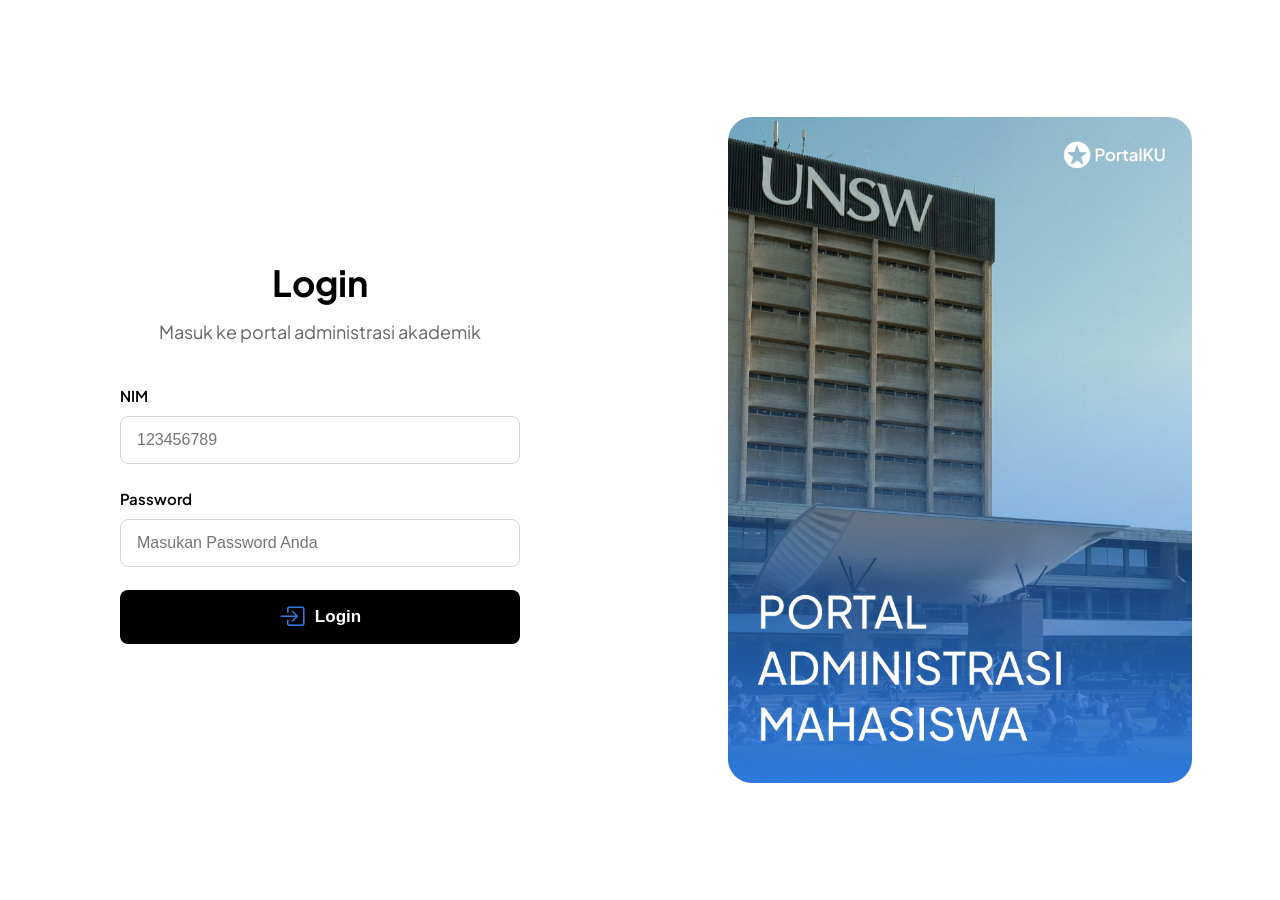
<file: khs.html>
<!DOCTYPE html>
<html lang="id">
<head>
  <meta charset="UTF-8">
  <meta name="viewport" content="width=device-width, initial-scale=1.0">
  <title>Hasil Studi - Portal Administratif Mahasiswa</title>
  <link rel="stylesheet" href="assets/style.css">
  <link rel="stylesheet" href="assets/khs.css">
  <link rel="stylesheet" href="https://cdnjs.cloudflare.com/ajax/libs/font-awesome/6.4.0/css/all.min.css">
</head>
<body>

  <!-- Content Area -->
  <main class="content-area">
    <div class="khs-top-action-bar">
      <h2 class="dashboard-title">Kartu Hasil Studi (KHS)</h2>
      <button class="btn-print-khs" onclick="window.print()">
        <i class="fas fa-print"></i> Cetak KHS
      </button>
    </div>

    <div class="dashboard-grid khs-grid-modifier">
      
      <div class="grid-left-side">
        <div class="table-card">
          <h3 class="table-card-title"><i class="fas fa-list-ol" style="color: var(--color-blue-primary);"></i> Rincian Nilai Akademik</h3>
          <div class="table-responsive">
            <table class="data-table">
              <thead>
                <tr>
                  <th width="5%" class="text-center">No</th>
                  <th width="15%">Kode MK</th>
                  <th>Nama Mata Kuliah</th>
                  <th width="12%" class="text-center">SKS</th>
                  <th width="15%" class="text-center">Nilai Huruf</th>
                  <th width="12%" class="text-center">Bobot</th>
                  <th width="15%" class="text-center">Nilai &times; Bobot</th>
                </tr>
              </thead>
              <tbody id="gradesBody">
                <!-- Will be dynamically loaded -->
              </tbody>
            </table>
          </div>
        </div>
      </div>

      <div class="side-card layout-gpa-widget table-card">
        <div class="gpa-badge-container">
          <div class="gpa-icon-wrapper">
            <i class="fas fa-award"></i>
          </div>
          <h4>Indeks Prestasi Kumulatif</h4>
          <div class="gpa-value-modern" id="gpaValue">0.00</div>
        </div>
        
        <div class="gpa-widget-footer">
          <div class="gpa-footer-item">
            <span class="gpa-footer-label">Total SKS Lulus</span>
            <span class="gpa-footer-value" id="totalCredits">0 SKS</span>
          </div>
        </div>
      </div>

    </div>
  </main>

  <script src="assets/app.js"></script>
  <script>
    checkSession();
    // Load KHS data
    const user = getCurrentUser();
    if (user) {
      document.getElementById('gpaValue').textContent = calculateGPA();
      document.getElementById('totalCredits').textContent = getTotalPassedCredits() + ' SKS';
      
      // Load grades table for the latest semester only
      const allGrades = getGrades();
      const latestSemester = '2025-2026/2';
      const grades = allGrades.filter(g => g.tahun === latestSemester);
      
      const gradesBody = document.getElementById('gradesBody');
      
      if (grades.length === 0) {
        gradesBody.innerHTML = '<tr><td colspan="7" class="text-center">Belum ada data nilai semester ini</td></tr>';
      } else {
        gradesBody.innerHTML = '';
        let totalWeighted = 0;
        let totalSks = 0;
        
        grades.forEach((grade, index) => {
          const weightedScore = grade.weight * grade.sks;
          totalWeighted += weightedScore;
          totalSks += grade.sks;
          
          const row = document.createElement('tr');
          row.innerHTML = `
            <td class="text-center">${index + 1}</td>
            <td><strong>${grade.code}</strong></td>
            <td>${grade.name}</td>
            <td class="text-center font-semibold">${grade.sks}</td>
            <td class="text-center"><span class="grade-letter-badge">${grade.grade}</span></td>
            <td class="text-center">${grade.weight.toFixed(2)}</td>
            <td class="text-center font-semibold">${weightedScore.toFixed(1)}</td>
          `;
          gradesBody.appendChild(row);
        });
        
        const ips = totalSks > 0 ? (totalWeighted / totalSks).toFixed(2) : 0;
        
        // Add summary row
        const summaryRow = document.createElement('tr');
        summaryRow.className = "table-row-summary";
        summaryRow.innerHTML = `
          <td colspan="3" class="text-right">TOTAL BEBAN STUDI SEMESTER INI</td>
          <td class="text-center font-semibold">${totalSks}</td>
          <td colspan="2"></td>
          <td class="text-center font-semibold">${totalWeighted.toFixed(1)}</td>
        `;
        gradesBody.appendChild(summaryRow);
        
        // Add IPS row
        const ipsRow = document.createElement('tr');
        ipsRow.className = "table-row-gpa-summary";
        ipsRow.innerHTML = `
          <td colspan="3" class="text-right">INDEKS PRESTASI SEMESTER (IPS)</td>
          <td colspan="4" class="text-center summary-gpa-highlight">${ips}</td>
        `;
        gradesBody.appendChild(ipsRow);
      }
    }
  </script>
</body>
</html>
</file>
<file: assets/style.css>
@import url('https://fonts.googleapis.com/css2?family=Plus+Jakarta+Sans:wght@400;500;600;700;800&family=Inter:wght@400;500;600;700&display=swap');

:root {
  --color-blue-primary: #0077E6;
  --color-blue-hover: #005FBC;
  --color-blue-light: #ADDBFF;
  --color-blue-soft: #EFF6FF;
  --color-dark: #0F172A;
  --color-gray-dark: #475569;
  --color-gray-light: #E2E8F0;
  --color-gray-bg: #F8FAFC;
  --color-white: #FFFFFF;
  --font-family: 'Plus Jakarta Sans', 'Inter', sans-serif;
  --border-radius-sm: 6px;
  --border-radius-md: 10px;
  --border-radius-lg: 16px;
  --transition-fast: 0.2s ease;
}


/* --- RESET & BASIC LAYOUT --- */
* {
  box-sizing: border-box;
  margin: 0;
  padding: 0;
}

body {
  font-family: var(--font-family);
  background-color: var(--color-gray-bg);
  color: var(--color-dark);
  font-size: 13px;
  line-height: 1.5;
  min-height: 100vh;
  overflow-x: hidden;
}

a {
  color: var(--color-blue-primary);
  text-decoration: none;
  transition: color var(--transition-fast);
}

a:hover {
  color: var(--color-blue-hover);
  text-decoration: none;
}

/* --- SCROLLBAR STYLE --- */
::-webkit-scrollbar {
  width: 8px;
  height: 8px;
}
::-webkit-scrollbar-track {
  background: var(--color-gray-bg);
}
::-webkit-scrollbar-thumb {
  background: #CBD5E1;
  border-radius: 4px;
}
::-webkit-scrollbar-thumb:hover {
  background: #94A3B8;
}

/* --- STRUCTURAL LAYOUT --- */
.main-container {
  display: flex;
  min-height: 100vh;
  width: 100%;
}

.main-content-wrapper {
  margin-left: 280px; /* Space for fixed sidebar */
  flex: 1;
  width: calc(100% - 280px);
  max-width: calc(100% - 280px);
  min-width: 0;
  display: flex;
  flex-direction: column;
  min-height: 100vh;
  background-color: var(--color-gray-bg);
  transition: margin-left var(--transition-fast);
}

/* --- SIDEBAR STYLE (MODERN PREMIUM) --- */
.sidebar {
  width: 280px;
  background: linear-gradient(180deg, var(--color-blue-primary) 0%, #0056A6 100%);
  color: var(--color-white);
  display: flex;
  flex-direction: column;
  padding: 32px 20px;
  position: fixed;
  height: 100vh;
  left: 0;
  top: 0;
  z-index: 110;
  box-shadow: 4px 0 24px rgba(0, 119, 230, 0.15);
  box-sizing: border-box;
}

/* Hide scrollbar for sidebar */
.sidebar, .sidebar * {
  scrollbar-width: none !important;
  -ms-overflow-style: none !important;
}
.sidebar::-webkit-scrollbar, .sidebar *::-webkit-scrollbar {
  display: none !important;
  width: 0 !important;
  height: 0 !important;
}

.sidebar-header {
  margin-bottom: 36px;
  padding: 0 8px;
}

.sidebar-logo {
  display: flex;
  align-items: center;
  gap: 12px;
}

.logo-icon {
  font-size: 1.8rem;
  text-shadow: 0 2px 4px rgba(0, 0, 0, 0.15);
}

.logo-text {
  font-size: 1.4rem;
  font-weight: 700;
  letter-spacing: -0.5px;
}

.sidebar-menu {
  flex: 1;
  overflow-y: auto;
}

.menu-group {
  margin-bottom: 24px;
}

.menu-title {
  font-size: 0.75rem;
  font-weight: 700;
  margin-bottom: 12px;
  text-transform: uppercase;
  letter-spacing: 1px;
  opacity: 0.6;
  padding-left: 12px;
}

.menu-group ul {
  list-style: none;
}

.menu-item {
  display: flex;
  align-items: center;
  gap: 14px;
  padding: 12px 16px;
  border-radius: var(--border-radius-md);
  cursor: pointer;
  margin-bottom: 6px;
  transition: all 0.2s ease;
  color: rgba(255, 255, 255, 0.85);
  font-weight: 500;
}

.menu-icon {
  width: 24px;
  display: flex;
  align-items: center;
  justify-content: center;
  font-size: 1.1rem;
}

.menu-label {
  font-size: 0.9rem;
}

.menu-item:hover {
  background-color: rgba(255, 255, 255, 0.08);
  color: var(--color-white);
  transform: translateX(4px);
}

.menu-item.active {
  background-color: rgba(255, 255, 255, 0.15);
  border: 1px solid rgba(255, 255, 255, 0.25);
  color: var(--color-white);
  font-weight: 600;
}

.menu-item.logout {
  color: #FF8A8A;
  margin-top: 10px;
}

.menu-item.logout:hover {
  background-color: rgba(255, 77, 77, 0.12);
  color: #FF4D4D;
}

.online-users {
  padding: 12px 16px;
  font-size: 0.8rem;
  color: rgba(255, 255, 255, 0.8);
  font-weight: 600;
  display: flex;
  align-items: center;
  gap: 8px;
  border-top: 1px solid rgba(255, 255, 255, 0.1);
  margin-top: auto;
}

.online-users::before {
  content: '';
  display: inline-block;
  width: 8px;
  height: 8px;
  background-color: #10B981;
  border-radius: 50%;
  box-shadow: 0 0 8px #10B981;
}

/* --- TOPBAR STYLE --- */
.topbar {
  background-color: var(--color-white);
  padding: 16px 40px;
  display: flex;
  justify-content: space-between;
  align-items: center;
  position: sticky;
  top: 0;
  z-index: 100;
  box-shadow: 0 1px 3px rgba(0,0,0,0.02);
}

.topbar-left {
  display: flex;
  align-items: center;
  gap: 8px;
  color: var(--color-dark);
  font-weight: 500;
  font-size: 0.85rem;
}

.topbar-left i {
  color: var(--color-blue-primary);
}

.topbar-right {
  display: flex;
  align-items: center;
  gap: 20px;
}

.user-academic-badge {
  display: flex;
  flex-direction: column;
  text-align: right;
  font-size: 0.75rem;
}

.user-academic-badge .user-name {
  font-weight: 700;
  color: var(--color-dark);
  font-size: 0.95rem;
}

.user-academic-badge .user-meta {
  color: var(--color-gray-dark);
  margin-top: 2px;
}

.user-academic-badge .user-meta strong {
  color: var(--color-blue-primary);
  font-weight: 600;
}

.topbar-logout-btn {
  background-color: #FEF2F2;
  color: #EF4444;
  border: 1px solid #FEE2E2;
  padding: 8px 16px;
  border-radius: var(--border-radius-sm);
  font-weight: 600;
  font-size: 0.8rem;
  cursor: pointer;
  display: flex;
  align-items: center;
  gap: 6px;
  transition: all 0.2s;
}

.topbar-logout-btn:hover {
  background-color: #EF4444;
  color: var(--color-white);
  border-color: #EF4444;
}

/* --- CONTENT AREA & FOOTER --- */
.content-area {
  flex: 1;
  padding: 40px;
  display: flex;
  flex-direction: column;
  gap: 32px;
}

.footer {
  background-color: var(--color-white);
  border-top: 1px solid var(--color-gray-light);
  padding: 20px 40px;
  text-align: center;
  font-size: 0.8rem;
  color: var(--color-gray-dark);
  margin-top: auto;
}

.welcome-box {
  background: linear-gradient(135deg, var(--color-blue-primary) 0%, #005FBC 100%);
  color: var(--color-white);
  padding: 28px 36px;
  border-radius: var(--border-radius-lg);
  box-shadow: 0 4px 20px rgba(0, 119, 230, 0.15);
}

.welcome-box .welcome-text {
  font-size: 1.5rem;
  font-weight: 700;
  margin-bottom: 6px;
}

.welcome-box p:last-child {
  font-size: 0.95rem;
  opacity: 0.85;
}

.dashboard-title {
  font-size: 1.8rem;
  font-weight: 800;
  letter-spacing: -0.5px;
  color: var(--color-dark);
}

/* --- REUSABLE CARD COMPONENTS --- */
.panel-card, .table-card {
  background-color: var(--color-white);
  border: 1px solid var(--color-gray-light);
  border-radius: var(--border-radius-lg);
  box-shadow: 0 1px 3px rgba(0,0,0,0.02);
  overflow: hidden;
  margin-bottom: 24px;
}

.panel-header, .table-card-title {
  padding: 18px 24px;
  border-bottom: 1px solid var(--color-gray-light);
  background-color: var(--color-gray-bg);
  display: flex;
  align-items: center;
  gap: 10px;
  font-size: 1rem;
  color: var(--color-dark);
  font-weight: 700;
}

.panel-header i,
.table-card-title i,
.quick-nav-box h4 i {
  color: var(--color-blue-primary) !important;
}

.panel-body {
  padding: 24px;
}

/* --- BUTTONS --- */
.btn {
  display: inline-flex;
  align-items: center;
  justify-content: center;
  gap: 8px;
  padding: 10px 20px;
  border-radius: var(--border-radius-sm);
  font-size: 0.85rem;
  font-weight: 600;
  cursor: pointer;
  transition: all 0.2s ease;
  font-family: var(--font-family);
  border: none;
  outline: none;
}

.btn-primary {
  background-color: var(--color-blue-primary);
  color: var(--color-white);
  border: 1px solid var(--color-blue-primary);
}

.btn-primary:hover {
  background-color: var(--color-blue-hover);
  border-color: var(--color-blue-hover);
  transform: translateY(-1px);
}

.btn-secondary {
  background-color: var(--color-white);
  color: var(--color-gray-dark);
  border: 1px solid #CBD5E1;
}

.btn-secondary:hover {
  background-color: var(--color-gray-bg);
  color: var(--color-dark);
}

.btn-success {
  background-color: #10B981;
  color: var(--color-white);
  border: 1px solid #10B981;
}

.btn-success:hover {
  background-color: #059669;
  border-color: #059669;
  transform: translateY(-1px);
}

.btn-danger {
  background-color: #EF4444;
  color: var(--color-white);
  border: 1px solid #EF4444;
}

.btn-danger:hover {
  background-color: #DC2626;
  border-color: #DC2626;
  transform: translateY(-1px);
}

/* --- ALERTS --- */
.alert, .info-box-siakad {
  display: flex;
  align-items: flex-start;
  gap: 12px;
  padding: 16px;
  border-radius: var(--border-radius-md);
  margin-bottom: 24px;
  font-size: 0.9rem;
  line-height: 1.5;
  box-sizing: border-box;
}

.alert-warning, .info-box-siakad {
  background-color: #FEE2E2;
  border-left: 4px solid #DC2626;
  color: #991B1B;
}

.alert-warning h4, .info-box-siakad h4 {
  font-weight: 700;
  color: #DC2626;
  margin-bottom: 4px;
}

.alert-info {
  background-color: var(--color-blue-soft);
  border-left: 4px solid var(--color-blue-primary);
  color: #1E40AF;
}

.alert-info h4 {
  font-weight: 700;
  color: var(--color-blue-primary);
  margin-bottom: 4px;
}

/* --- FORMS & INPUTS --- */
.form-group {
  margin-bottom: 20px;
  display: flex;
  flex-direction: column;
  gap: 6px;
}

.form-group label {
  font-size: 0.85rem;
  color: var(--color-gray-dark);
  font-weight: 600;
}

.form-control {
  width: 100%;
  padding: 10px 14px;
  border: 1px solid #CBD5E1;
  border-radius: var(--border-radius-sm);
  font-size: 0.9rem;
  outline: none;
  background-color: var(--color-white);
  color: var(--color-dark);
  box-sizing: border-box;
  transition: all 0.2s;
  font-family: inherit;
}

.form-control:focus {
  border-color: var(--color-blue-primary);
  box-shadow: 0 0 0 3px rgba(0, 119, 230, 0.12);
}

.form-control[readonly] {
  background-color: var(--color-gray-bg);
  color: var(--color-gray-dark);
  cursor: not-allowed;
}

select.form-control {
  appearance: none;
  background-image: url("data:image/svg+xml;charset=utf-8,%3Csvg xmlns='http://www.w3.org/2000/svg' viewBox='0 0 24 24' fill='none' stroke='%23475569' stroke-width='2' stroke-linecap='round' stroke-linejoin='round'%3E%3Cpolyline points='6 9 12 15 18 9'/%3E%3C/svg%3E");
  background-repeat: no-repeat;
  background-position: right 14px center;
  background-size: 16px;
  padding-right: 40px;
}

.form-grid {
  display: grid;
  grid-template-columns: 1fr 1fr;
  gap: 20px;
}

@media (max-width: 768px) {
  .form-grid {
    grid-template-columns: 1fr;
  }
}

/* --- TABLES (MODERN CLEAN STYLE) --- */
.table-responsive {
  width: 100%;
  overflow-x: auto;
}

.data-table, .table-modern, .transkrip-table {
  width: 100%;
  border-collapse: separate;
  border-spacing: 0;
  font-size: 0.9rem;
}

.data-table th, .data-table td,
.table-modern th, .table-modern td,
.transkrip-table th, .transkrip-table td {
  padding: 14px 20px;
  text-align: left;
  border-bottom: 1px solid var(--color-gray-light);
  vertical-align: middle;
}

.data-table th, .table-modern th, .transkrip-table th {
  background-color: var(--color-gray-bg);
  font-weight: 700;
  color: var(--color-gray-dark);
  text-transform: uppercase;
  font-size: 0.75rem;
  letter-spacing: 0.5px;
}

.data-table td, .table-modern td, .transkrip-table td {
  color: var(--color-dark);
  background-color: var(--color-white);
}

.data-table tbody tr:hover td,
.table-modern tbody tr:hover td,
.transkrip-table tbody tr:hover td {
  background-color: #F1F5F9;
}

.data-table .text-center, .table-modern .text-center, .transkrip-table .text-center {
  text-align: center;
}

.data-table .text-right, .table-modern .text-right, .transkrip-table .text-right {
  text-align: right;
}

/* --- BADGES --- */
.badge {
  display: inline-flex;
  align-items: center;
  justify-content: center;
  padding: 4px 10px;
  border-radius: 20px;
  font-weight: 700;
  font-size: 0.75rem;
  text-transform: uppercase;
}

.badge-success, .status-approved {
  background-color: #DCFCE7;
  color: #166534;
}

.badge-warning, .status-draft {
  background-color: #FEF3C7;
  color: #D97706;
}

.badge-danger {
  background-color: #FEE2E2;
  color: #991B1B;
}

.badge-info {
  background-color: var(--color-blue-soft);
  color: #1E40AF;
}

/* --- DASHBOARD GRID & CARDS --- */
.dashboard-grid, .dashboard-grid-layout {
  display: grid;
  grid-template-columns: 2fr 1fr;
  gap: 24px;
  align-items: start;
}

@media (max-width: 992px) {
  .dashboard-grid, .dashboard-grid-layout {
    grid-template-columns: 1fr;
  }
}

.grid-left-side {
  display: flex;
  flex-direction: column;
  gap: 24px;
  min-width: 0;
}

.stats-container, .stats-cards-container {
  display: grid;
  grid-template-columns: repeat(3, 1fr);
  gap: 12px;
}

.stat-card.card-orange.animate-on-scroll.delay-300 {
  animation-delay: 0.3s;
}


@media (max-width: 768px) {
  .stats-container, .stats-cards-container {
    grid-template-columns: 1fr;
  }
}

.stat-card {
  background: var(--color-white);
  border: 1px solid var(--color-gray-light);
  border-radius: var(--border-radius-lg);
  padding: 16px;
  display: flex;
  align-items: center;
  gap: 12px;
  box-shadow: 0 1px 3px rgba(0,0,0,0.02);
  transition: transform var(--transition-fast);
}

.stat-card:hover {
  transform: translateY(-2px);
}

.stat-icon {
  font-size: 1.4rem;
  width: 44px;
  height: 44px;
  border-radius: var(--border-radius-md);
  display: flex;
  align-items: center;
  justify-content: center;
}

.card-blue .stat-icon { background: #ffffff; color: var(--color-blue-primary); }
.card-green .stat-icon { background: #ffffff; color: #10B981; }
.card-orange .stat-icon { background: #ffffff; color: #F97316; }

.stat-info-text h4 {
  font-size: 0.65rem;
  color: var(--color-gray-dark);
  margin-bottom: 2px;
  font-weight: 700;
  text-transform: uppercase;
  letter-spacing: 0px;
}

.stat-info-text .stat-value {
  font-size: 1.4rem;
  font-weight: 800;
  color: var(--color-dark);
}

/* --- BANNER SLIDER --- */
.slider-container {
  position: relative;
  width: 100%;
  background: var(--color-white);
  border: 1px solid var(--color-gray-light);
  border-radius: var(--border-radius-lg);
  overflow: hidden;
  box-shadow: 0 1px 3px rgba(0,0,0,0.02);
}

.slider-wrapper {
  display: flex;
  width: 100%;
  transition: transform 0.5s cubic-bezier(0.4, 0, 0.2, 1);
}

.slide-item {
  width: 100%;
  flex-shrink: 0;
  display: block;
  color: inherit;
}

.slide-item:hover {
  background-color: var(--color-gray-bg);
}

.banner-img-element {
  width: 100%;
  height: 180px;
  object-fit: cover;
  display: block;
}

.banner-text-details {
  padding: 20px;
}

.banner-text-details h5 {
  font-size: 1rem;
  color: var(--color-dark);
  margin-bottom: 6px;
  font-weight: 700;
}

.banner-text-details p {
  font-size: 0.85rem;
  color: var(--color-gray-dark);
  line-height: 1.5;
}

.slider-dots {
  position: absolute;
  bottom: 20px;
  right: 20px;
  display: flex;
  gap: 6px;
  z-index: 10;
}

.dot {
  width: 8px;
  height: 8px;
  background-color: #CBD5E1;
  border-radius: 50%;
  cursor: pointer;
  transition: all var(--transition-fast);
}

.dot.active {
  background-color: var(--color-blue-primary);
  width: 18px;
  border-radius: 4px;
}

.quick-nav-box {
  background: var(--color-white);
  border: 1px solid var(--color-gray-light);
  border-radius: var(--border-radius-lg);
  padding: 24px;
  box-shadow: 0 1px 3px rgba(0,0,0,0.02);
}

.quick-nav-box h4 {
  font-size: 1rem;
  margin-bottom: 16px;
  color: var(--color-dark);
  font-weight: 700;
}

.quick-links-grid {
  display: flex;
  flex-direction: column;
  gap: 10px;
}

.quick-links-grid a {
  background: var(--color-gray-bg);
  border: 1px solid var(--color-gray-light);
  padding: 12px 16px;
  font-size: 0.85rem;
  color: var(--color-gray-dark);
  border-radius: var(--border-radius-md);
  font-weight: 600;
  display: flex;
  align-items: center;
  gap: 10px;
  transition: all var(--transition-fast);
}

.quick-links-grid a:hover {
  background: var(--color-blue-soft);
  border-color: var(--color-blue-light);
  color: var(--color-blue-primary);
  transform: translateX(4px);
}

.side-banner-column {
  display: flex;
  flex-direction: column;
  gap: 24px;
}

.chart-wrapper {
  padding: 24px;
  position: relative;
  height: 260px;
  width: 100%;
}

/* ============================================
   INTEGRATED FRIEND'S LOGIN STYLE (SCOPED)
   ============================================ */

.login-body {
    background: #fff;
    display: block;
    min-height: 100vh;
}

.login-container {
    display: grid;
    grid-template-columns: 1fr 1fr;
    min-height: 100vh;
}

.login-side {
    display: flex;
    justify-content: center;
    align-items: center;
    padding: 60px;
}

.login-card {
    width: 100%;
    max-width: 400px;
}

.login-card .header {
    text-align: center;
    margin-bottom: 40px;
}

.login-card .header h1 {
    font-size: 36px;
    font-weight: 700;
    color: #000;
}

.login-card .header p {
    margin-top: 8px;
    font-size: 18px;
    color: #666;
}

.login-card .form-group {
    margin-bottom: 24px;
    display: block;
}

.login-card .form-group label {
    display: block;
    margin-bottom: 8px;
    font-size: 15px;
    font-weight: 600;
    color: #000;
    text-transform: none;
    letter-spacing: normal;
}

.login-card .form-group input {
    width: 100%;
    padding: 14px 16px;
    border: 1px solid #d6d6d6;
    border-radius: 8px;
    font-size: 16px;
    transition: .3s;
    background-color: #fff;
    color: #000;
}

.login-card .form-group input:focus {
    outline: none;
    border-color: #2C79DE;
    box-shadow: 0 0 0 3px rgba(44, 121, 222, 0.15);
}

.login-card .login-btn {
    width: 100%;
    border: none;
    background: #000;
    color: #fff;
    padding: 14px;
    border-radius: 8px;
    font-size: 17px;
    font-weight: 600;
    cursor: pointer;
    display: inline-flex;
    align-items: center;
    justify-content: center;
    gap: 10px;
    transition: .3s;
}

.login-card .login-btn:hover {
    background: #222;
    color: #fff;
}

.login-card .login-btn i {
    color: #2C79DE;
}

.login-btn.loading {
    opacity: 0.8;
    cursor: not-allowed;
}

.login-alert {
    padding: 14px 16px;
    border-radius: 8px;
    margin-bottom: 24px;
    font-size: 14px;
    font-weight: 500;
    display: flex;
    align-items: center;
    gap: 10px;
    animation: fadeIn 0.3s ease-out forwards;
}

.login-alert.error {
    background-color: #FEF2F2;
    color: #991B1B;
    border: 1px solid #FCA5A5;
}

.login-alert.success {
    background-color: #F0FDF4;
    color: #166534;
    border: 1px solid #86EFAC;
}

@keyframes fadeIn {
    from { opacity: 0; transform: translateY(-10px); }
    to { opacity: 1; transform: translateY(0); }
}

/* --- COOL LOADING STATE --- */
.cool-loading {
    display: flex;
    flex-direction: column;
    align-items: center;
    justify-content: center;
    padding: 40px 0;
    animation: fadeIn 0.4s ease forwards;
}

.cool-spinner {
    width: 60px;
    height: 60px;
    border: 4px solid var(--color-blue-soft);
    border-top: 4px solid var(--color-blue-primary);
    border-radius: 50%;
    animation: spin 1s linear infinite;
    margin-bottom: 20px;
}

.success-checkmark {
    width: 60px;
    height: 60px;
    background-color: #10B981;
    color: white;
    border-radius: 50%;
    display: flex;
    align-items: center;
    justify-content: center;
    font-size: 30px;
    margin-bottom: 20px;
    animation: popIn 0.5s cubic-bezier(0.175, 0.885, 0.32, 1.275) forwards;
}

#coolLoadingText {
    font-size: 16px;
    font-weight: 600;
    color: var(--color-dark);
}

@keyframes spin {
    0% { transform: rotate(0deg); }
    100% { transform: rotate(360deg); }
}

@keyframes popIn {
    0% { transform: scale(0); opacity: 0; }
    80% { transform: scale(1.1); opacity: 1; }
    100% { transform: scale(1); opacity: 1; }
}

.image-side {
    display: flex;
    justify-content: center;
    align-items: center;
    padding: 30px;
    background-color: #ffffff;
}

.image-side img {
    width: 80%;
    max-width: 700px;
    border-radius: 24px;
    object-fit: contain;
}

/* Responsive */
@media (max-width: 992px) {
    .login-container {
        grid-template-columns: 1fr;
    }
    .image-side {
        display: none;
    }
    .login-side {
        padding: 30px;
    }
}

/* ============================================
   GLOBAL ANIMATIONS (WOW EFFECT)
   ============================================ */

.animate-on-scroll {
  opacity: 0;
  transform: translateY(30px);
  transition: opacity 0.8s cubic-bezier(0.2, 0.8, 0.2, 1), 
              transform 0.8s cubic-bezier(0.2, 0.8, 0.2, 1);
  will-change: opacity, transform;
}

.animate-on-scroll.fade-in-up {
  opacity: 1;
  transform: translateY(0);
}

/* Delay Utilities for Staggered Animations */
.delay-100 { transition-delay: 100ms; }
.delay-200 { transition-delay: 200ms; }
.delay-300 { transition-delay: 300ms; }
.delay-400 { transition-delay: 400ms; }
.delay-500 { transition-delay: 500ms; }

.stat-card {
  transition: transform 0.3s cubic-bezier(0.4, 0, 0.2, 1), box-shadow 0.3s ease;
}
.stat-card:hover {
  transform: translateY(-5px);
  box-shadow: 0 12px 24px rgba(0, 119, 230, 0.1);
}
.panel-card, .slider-container, .quick-nav-box {
  transition: box-shadow 0.3s ease, transform 0.3s ease;
}
.panel-card:hover, .slider-container:hover, .quick-nav-box:hover {
  box-shadow: 0 8px 24px rgba(0,0,0,0.06);
  transform: translateY(-2px);
}


.mobile-menu-btn {
  display: none;
  background: none;
  border: none;
  color: var(--color-dark);
  font-size: 1.5rem;
  cursor: pointer;
  padding: 4px;
}

.topbar-date {
  display: flex;
  align-items: center;
  gap: 8px;
}

.sidebar-overlay {
  position: fixed;
  top: 0;
  left: 0;
  width: 100%;
  height: 100vh;
  background: rgba(0, 0, 0, 0.5);
  z-index: 105;
  opacity: 0;
  visibility: hidden;
  transition: all 0.3s ease;
}

.sidebar-overlay.mobile-active {
  opacity: 1;
  visibility: visible;
}

@media (max-width: 992px) {
  .sidebar {
    left: -280px;
    transition: left 0.3s cubic-bezier(0.4, 0, 0.2, 1);
  }
  
  .sidebar.mobile-active {
    left: 0;
  }
  
  .main-content-wrapper {
    margin-left: 0 !important;
    width: 100% !important;
    max-width: 100% !important;
  }

  .mobile-menu-btn {
    display: block;
  }

  .topbar {
    padding: 16px 20px;
  }
  
  .topbar-left {
    gap: 16px;
  }
  
  .logout-text {
    display: none;
  }
  
  .user-academic-badge .user-meta {
    display: none;
  }
  
  .content-area {
    padding: 20px;
    gap: 20px;
  }

  .chart-wrapper {
    height: 220px;
  }
}

@media (max-width: 768px) {
  .stats-container, .stats-cards-container {
    grid-template-columns: 1fr;
  }
  
  /* Stats Cards Compact */
  .stat-card {
    padding: 12px;
  }

  /* Slider adjustments */
  .banner-img-element {
    height: 140px;
  }
  
  /* Welcome Box */
  .welcome-box {
    padding: 20px;
  }
  .welcome-box .welcome-text {
    font-size: 1.25rem;
  }

  /* Topbar Date hidden on very small screens */
  .topbar-date {
    display: none;
  }
  
  .topbar-logout-btn {
    padding: 8px 12px;
  }
}
</file>
<file: assets/khs.css>
/* --- COMPONENT TOP ACTION BAR KHS --- */
.khs-top-action-bar {
  display: flex;
  justify-content: space-between;
  align-items: center;
  gap: 16px;
}

/* Tombol Cetak KHS */
.btn-print-khs {
  background-color: var(--color-white);
  color: var(--color-blue-primary);
  border: 1px solid var(--color-blue-primary);
  padding: 10px 20px;
  font-family: var(--font-family);
  font-size: 0.875rem;
  font-weight: 600;
  border-radius: 8px;
  cursor: pointer;
  display: inline-flex;
  align-items: center;
  gap: 8px;
  transition: all 0.2s;
}

.btn-print-khs:hover {
  background-color: #E0F2FE; /* Soft blue focus tint */
  transform: translateY(-1px);
}

/* --- GRID ADJUSTMENT HALAMAN KHS --- */
.khs-grid-modifier {
  grid-template-columns: 2fr 0.9fr !important;
  align-items: start;
}

/* Badge Kecil Huruf Nilai di Dalam Tabel (A, B+, dll) */
.grade-letter-badge {
  background-color: #F1F5F9;
  color: var(--color-dark);
  font-weight: 700;
  padding: 4px 10px;
  border-radius: 6px;
  display: inline-block;
}

/* Baris Kalkulasi Total Bawah Tabel */
.table-row-summary td {
  background-color: #F8FAFC !important;
  font-weight: 600;
  color: #475569;
  border-top: 2px solid var(--color-gray-light);
}

.table-row-gpa-summary td {
  background-color: #F0FDF4 !important; /* Soft green success line */
  font-weight: 700;
  color: #166534;
}

.summary-gpa-highlight {
  font-size: 1rem;
  color: #15803D !important;
}

/* --- MODERN CARD WIDGET IPK (SISI KANAN) --- */
.layout-gpa-widget {
  padding: 0 !important;
  display: flex;
  flex-direction: column;
  overflow: hidden;
  box-shadow: none;
}

.gpa-badge-container {
  padding: 32px 24px;
  text-align: center;
  background: linear-gradient(135deg, #FFFFFF 0%, #F8FAFC 100%);
  flex: 1;
  display: flex;
  flex-direction: column;
  align-items: center;
  justify-content: center;
}

.gpa-icon-wrapper {
  width: 56px;
  height: 56px;
  background-color: #ffffff;
  color: var(--color-blue-primary);
  border-radius: 50%;
  display: flex;
  align-items: center;
  justify-content: center;
  font-size: 1.5rem;
  margin-bottom: 16px;
}

.gpa-badge-container h4 {
  font-size: 0.875rem;
  color: #64748B;
  font-weight: 600;
  text-transform: uppercase;
  letter-spacing: 0.5px;
  margin-bottom: 8px;
}

.gpa-value-modern {
  font-size: 3.5rem;
  font-weight: 700;
  color: var(--color-blue-primary);
  line-height: 1;
}

.gpa-widget-footer {
  background-color: #F1F5F9;
  border-top: 1px solid var(--color-gray-light);
  padding: 16px 24px;
}

.gpa-footer-item {
  display: flex;
  justify-content: space-between;
  align-items: center;
}

.gpa-footer-label {
  font-size: 0.875rem;
  color: #475569;
  font-weight: 500;
}

.gpa-footer-value {
  font-size: 0.875rem;
  color: var(--color-dark);
  font-weight: 700;
}

/* --- PRINT RULES BREAK: Agar Saat Dicetak Sidebar Tidak Ikut Kebawa --- */
@media print {
  .sidebar { display: none !important; }
  .content-area { margin-left: 0 !important; padding: 0 !important; }
  .btn-print-khs { display: none !important; }
  .khs-grid-modifier { grid-template-columns: 1fr !important; }
  .layout-gpa-widget { display: none !important; }
}
</file>
<file: assets/tagihan.css>
/* --- CSS Khusus Halaman Tagihan --- */

.invoice-header-flex {
    display: flex;
    justify-content: space-between;
    align-items: center;
    margin-bottom: 8px;
}

/* Modifikasi badge agar lebih elok untuk status keuangan */
.invoice-status-pill {
    padding: 8px 16px;
    border-radius: 30px;
    font-weight: 700;
    font-size: 0.85rem;
    text-transform: uppercase;
    letter-spacing: 0.5px;
    display: inline-flex;
    align-items: center;
    gap: 8px;
    box-shadow: 0 2px 8px rgba(0,0,0,0.04);
}

.invoice-status-pill.paid {
    background-color: #DCFCE7;
    color: #15803D;
    border: 1px solid #BBF7D0;
}

.invoice-status-pill.unpaid {
    background-color: #FEF3C7;
    color: #B45309;
    border: 1px solid #FDE68A;
}

/* Kustomisasi Row Summary di Sebelah Kanan */
.invoice-summary-card {
    border: 1px solid var(--color-gray-light);
}

.summary-status-list {
    display: flex;
    flex-direction: column;
    gap: 14px;
    margin-bottom: 24px;
    background-color: var(--color-gray-bg);
    padding: 16px;
    border-radius: var(--border-radius-md);
}

.summary-item {
    display: flex;
    justify-content: space-between;
    align-items: center;
    font-size: 0.9rem;
}

.summary-label {
    color: var(--color-gray-dark);
    font-weight: 500;
}

.summary-value {
    font-weight: 700;
    color: var(--color-dark);
}

.summary-item.total-line {
    border-top: 1px dashed var(--color-gray-light);
    padding-top: 14px;
    margin-top: 4px;
}

.summary-value.highlight-blue {
    font-size: 1.2rem;
    color: var(--color-blue-primary);
    font-weight: 800;
}

/* Struktur Box Tanggal */
.invoice-dates-box {
    display: flex;
    flex-direction: column;
    gap: 12px;
    margin-bottom: 20px;
    padding: 0 4px;
}

.date-row {
    display: flex;
    align-items: center;
    gap: 12px;
}

.date-row i {
    font-size: 1.1rem;
    color: var(--color-blue-primary);
    background-color: var(--color-blue-soft);
    width: 36px;
    height: 36px;
    display: flex;
    align-items: center;
    justify-content: center;
    border-radius: var(--border-radius-sm);
}

.date-row small {
    display: block;
    color: var(--color-gray-dark);
    font-size: 0.75rem;
    font-weight: 600;
    text-transform: uppercase;
}

.date-row p {
    font-size: 0.9rem;
    font-weight: 700;
    color: var(--color-dark);
}

.text-success {
    color: #166534 !important;
}

@media (max-width: 992px) {
    .invoice-header-flex {
        flex-direction: column;
        align-items: flex-start;
        gap: 12px;
    }
}
</file>
